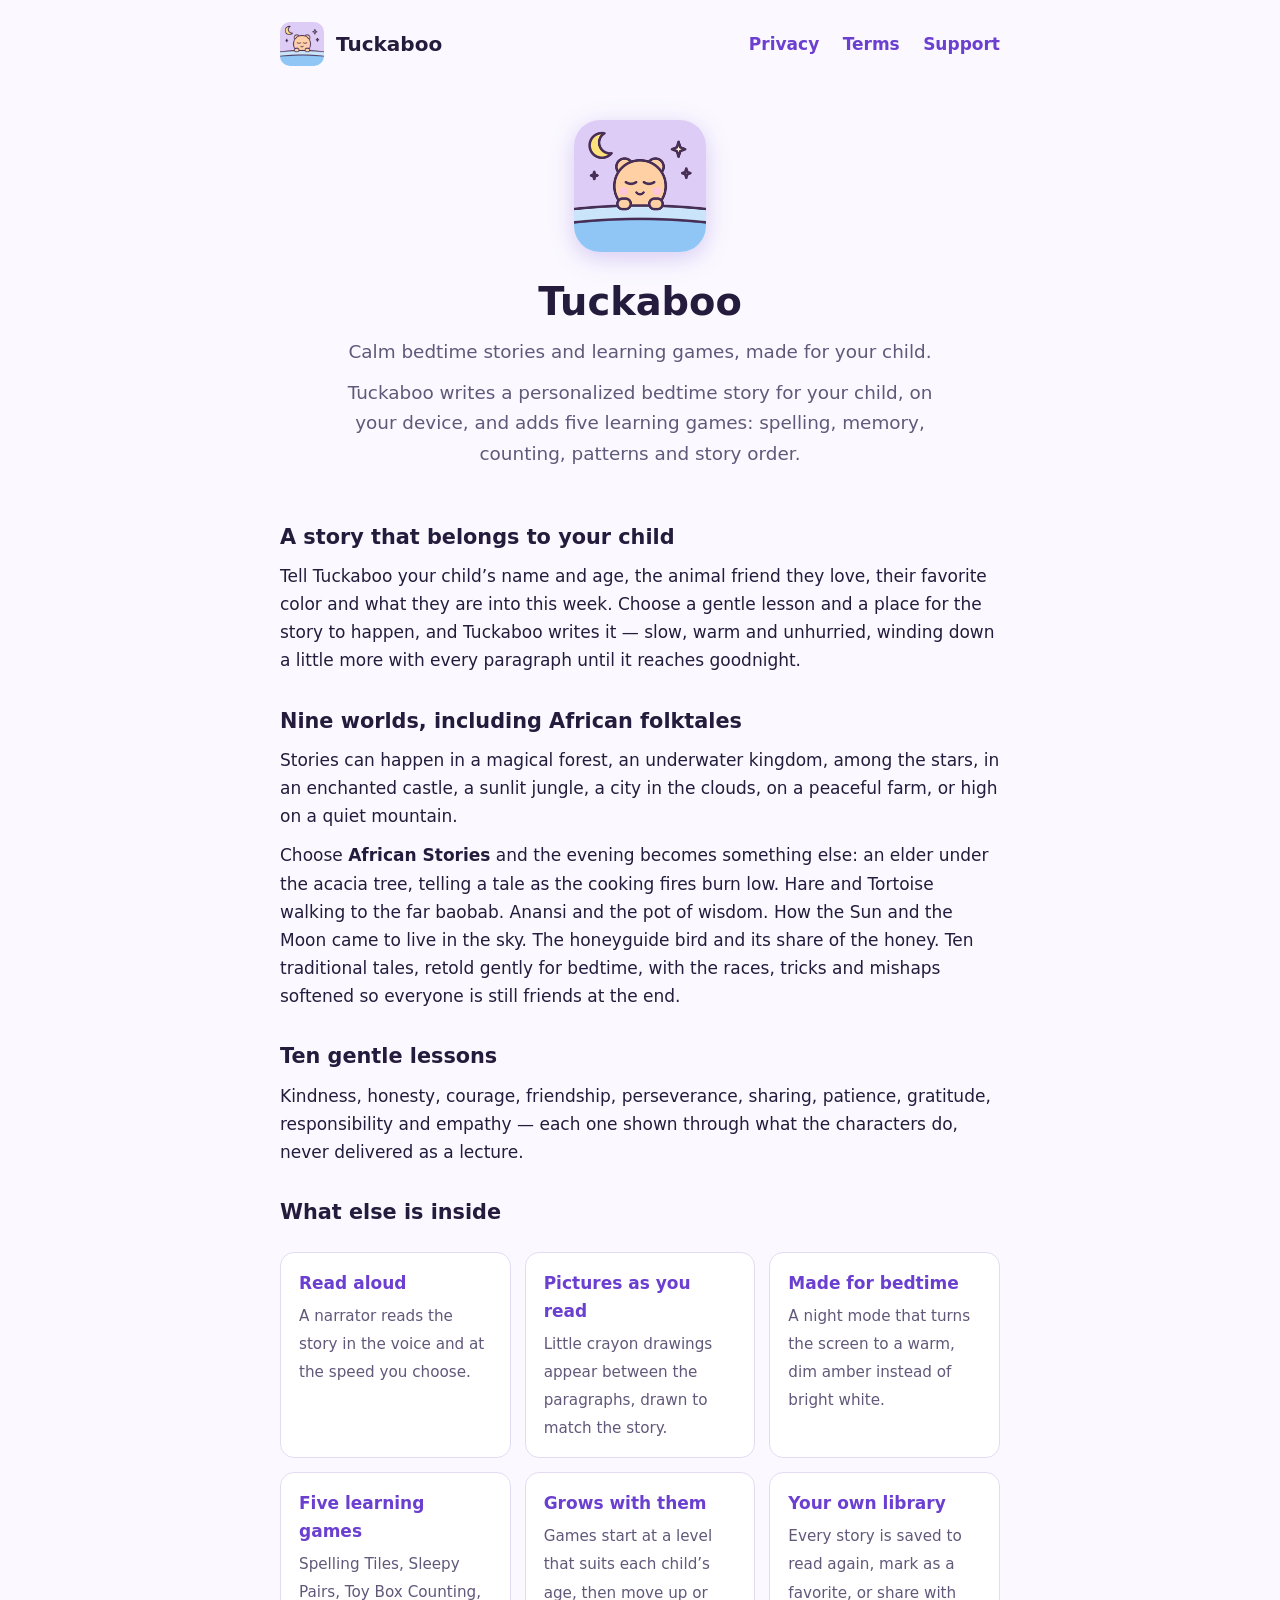
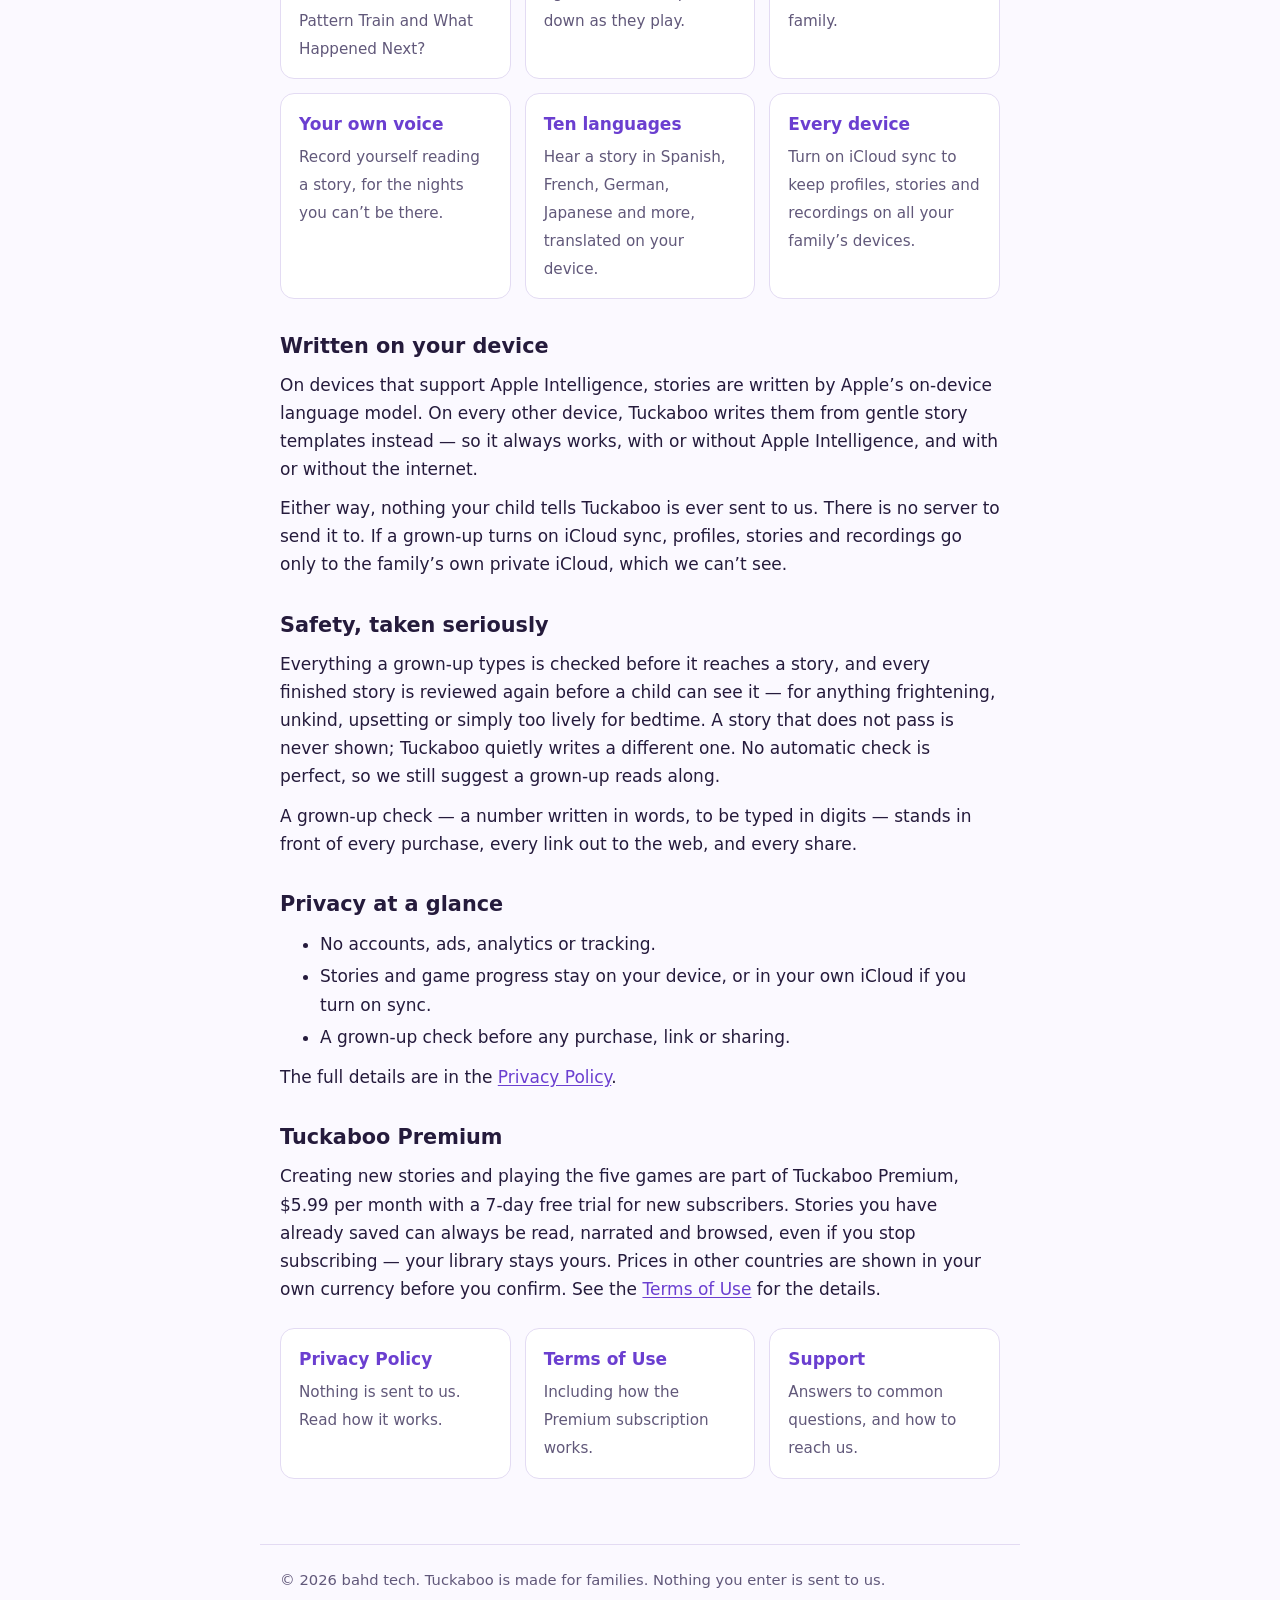
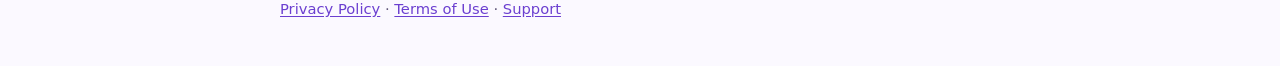
<file: docs/index.html>
<!doctype html>
<html lang="en">
<head>
<meta charset="utf-8">
<meta name="viewport" content="width=device-width, initial-scale=1">
<meta name="color-scheme" content="light dark">
<title>Tuckaboo – bedtime stories and learning games</title>
<meta name="description" content="Calm, personalized bedtime stories written on your device, plus five learning games. No ads, no accounts, nothing sent to us.">
<link rel="icon" href="./icon.png">
<link rel="stylesheet" href="./style.css">
<meta property="og:title" content="Tuckaboo – bedtime stories and learning games">
<meta property="og:description" content="Calm, personalized bedtime stories written on your device, plus five learning games.">
<meta property="og:type" content="website">
<meta property="og:image" content="./icon.png">
</head>
<body>
<header class="site-header">
  <a class="brand" href="./">
    <img src="./icon.png" alt="" width="44" height="44">
    <span>Tuckaboo</span>
  </a>
  <nav aria-label="Main">
    <a href="./privacy/">Privacy</a>
    <a href="./terms/">Terms</a>
    <a href="./support/">Support</a>
  </nav>
</header>
<main>
<section class="hero">
<img src="./icon.png" alt="Tuckaboo app icon" width="132" height="132">
<h1>Tuckaboo</h1>
<p>Calm bedtime stories and learning games, made for your child.</p>
<p>Tuckaboo writes a personalized bedtime story for your child, on your device, and adds five learning games: spelling, memory, counting, patterns and story order.</p>

</section>

<h2>A story that belongs to your child</h2>
<p>Tell Tuckaboo your child&rsquo;s name and age, the animal friend they love, their favorite color and what they are into this week. Choose a gentle lesson and a place for the story to happen, and Tuckaboo writes it &mdash; slow, warm and unhurried, winding down a little more with every paragraph until it reaches goodnight.</p>

<h2>Nine worlds, including African folktales</h2>
<p>Stories can happen in a magical forest, an underwater kingdom, among the stars, in an enchanted castle, a sunlit jungle, a city in the clouds, on a peaceful farm, or high on a quiet mountain.</p>
<p>Choose <strong>African Stories</strong> and the evening becomes something else: an elder under the acacia tree, telling a tale as the cooking fires burn low. Hare and Tortoise walking to the far baobab. Anansi and the pot of wisdom. How the Sun and the Moon came to live in the sky. The honeyguide bird and its share of the honey. Ten traditional tales, retold gently for bedtime, with the races, tricks and mishaps softened so everyone is still friends at the end.</p>

<h2>Ten gentle lessons</h2>
<p>Kindness, honesty, courage, friendship, perseverance, sharing, patience, gratitude, responsibility and empathy &mdash; each one shown through what the characters do, never delivered as a lecture.</p>

<h2>What else is inside</h2>
<div class="cards">
<div class="card"><strong>Read aloud</strong><span>A narrator reads the story in the voice and at the speed you choose.</span></div>
<div class="card"><strong>Pictures as you read</strong><span>Little crayon drawings appear between the paragraphs, drawn to match the story.</span></div>
<div class="card"><strong>Made for bedtime</strong><span>A night mode that turns the screen to a warm, dim amber instead of bright white.</span></div>
<div class="card"><strong>Five learning games</strong><span>Spelling Tiles, Sleepy Pairs, Toy Box Counting, Pattern Train and What Happened Next?</span></div>
<div class="card"><strong>Grows with them</strong><span>Games start at a level that suits each child&rsquo;s age, then move up or down as they play.</span></div>
<div class="card"><strong>Your own library</strong><span>Every story is saved to read again, mark as a favorite, or share with family.</span></div>
<div class="card"><strong>Your own voice</strong><span>Record yourself reading a story, for the nights you can&rsquo;t be there.</span></div>
<div class="card"><strong>Ten languages</strong><span>Hear a story in Spanish, French, German, Japanese and more, translated on your device.</span></div>
<div class="card"><strong>Every device</strong><span>Turn on iCloud sync to keep profiles, stories and recordings on all your family&rsquo;s devices.</span></div>
</div>

<h2>Written on your device</h2>
<p>On devices that support Apple Intelligence, stories are written by Apple&rsquo;s on-device language model. On every other device, Tuckaboo writes them from gentle story templates instead &mdash; so it always works, with or without Apple Intelligence, and with or without the internet.</p>
<p>Either way, nothing your child tells Tuckaboo is ever sent to us. There is no server to send it to. If a grown-up turns on iCloud sync, profiles, stories and recordings go only to the family&rsquo;s own private iCloud, which we can&rsquo;t see.</p>

<h2>Safety, taken seriously</h2>
<p>Everything a grown-up types is checked before it reaches a story, and every finished story is reviewed again before a child can see it &mdash; for anything frightening, unkind, upsetting or simply too lively for bedtime. A story that does not pass is never shown; Tuckaboo quietly writes a different one. No automatic check is perfect, so we still suggest a grown-up reads along.</p>
<p>A grown-up check &mdash; a number written in words, to be typed in digits &mdash; stands in front of every purchase, every link out to the web, and every share.</p>

<h2>Privacy at a glance</h2>
<ul>
<li>No accounts, ads, analytics or tracking.</li>
<li>Stories and game progress stay on your device, or in your own iCloud if you turn on sync.</li>
<li>A grown-up check before any purchase, link or sharing.</li>
</ul>
<p>The full details are in the <a href="./privacy/">Privacy Policy</a>.</p>

<h2>Tuckaboo Premium</h2>
<p>Creating new stories and playing the five games are part of Tuckaboo Premium, $5.99 per month with a 7-day free trial for new subscribers. Stories you have already saved can always be read, narrated and browsed, even if you stop subscribing &mdash; your library stays yours. Prices in other countries are shown in your own currency before you confirm. See the <a href="./terms/">Terms of Use</a> for the details.</p>

<div class="cards">
<a class="card" href="./privacy/"><strong>Privacy Policy</strong><span>Nothing is sent to us. Read how it works.</span></a>
<a class="card" href="./terms/"><strong>Terms of Use</strong><span>Including how the Premium subscription works.</span></a>
<a class="card" href="./support/"><strong>Support</strong><span>Answers to common questions, and how to reach us.</span></a>
</div>


</main>
<footer class="site-footer">
  <p>&copy; 2026 bahd tech. Tuckaboo is made for families. Nothing you enter is sent to us.</p>
  <p><a href="./privacy/">Privacy Policy</a> &middot; <a href="./terms/">Terms of Use</a> &middot; <a href="./support/">Support</a></p>
</footer>
</body>
</html>
</file>
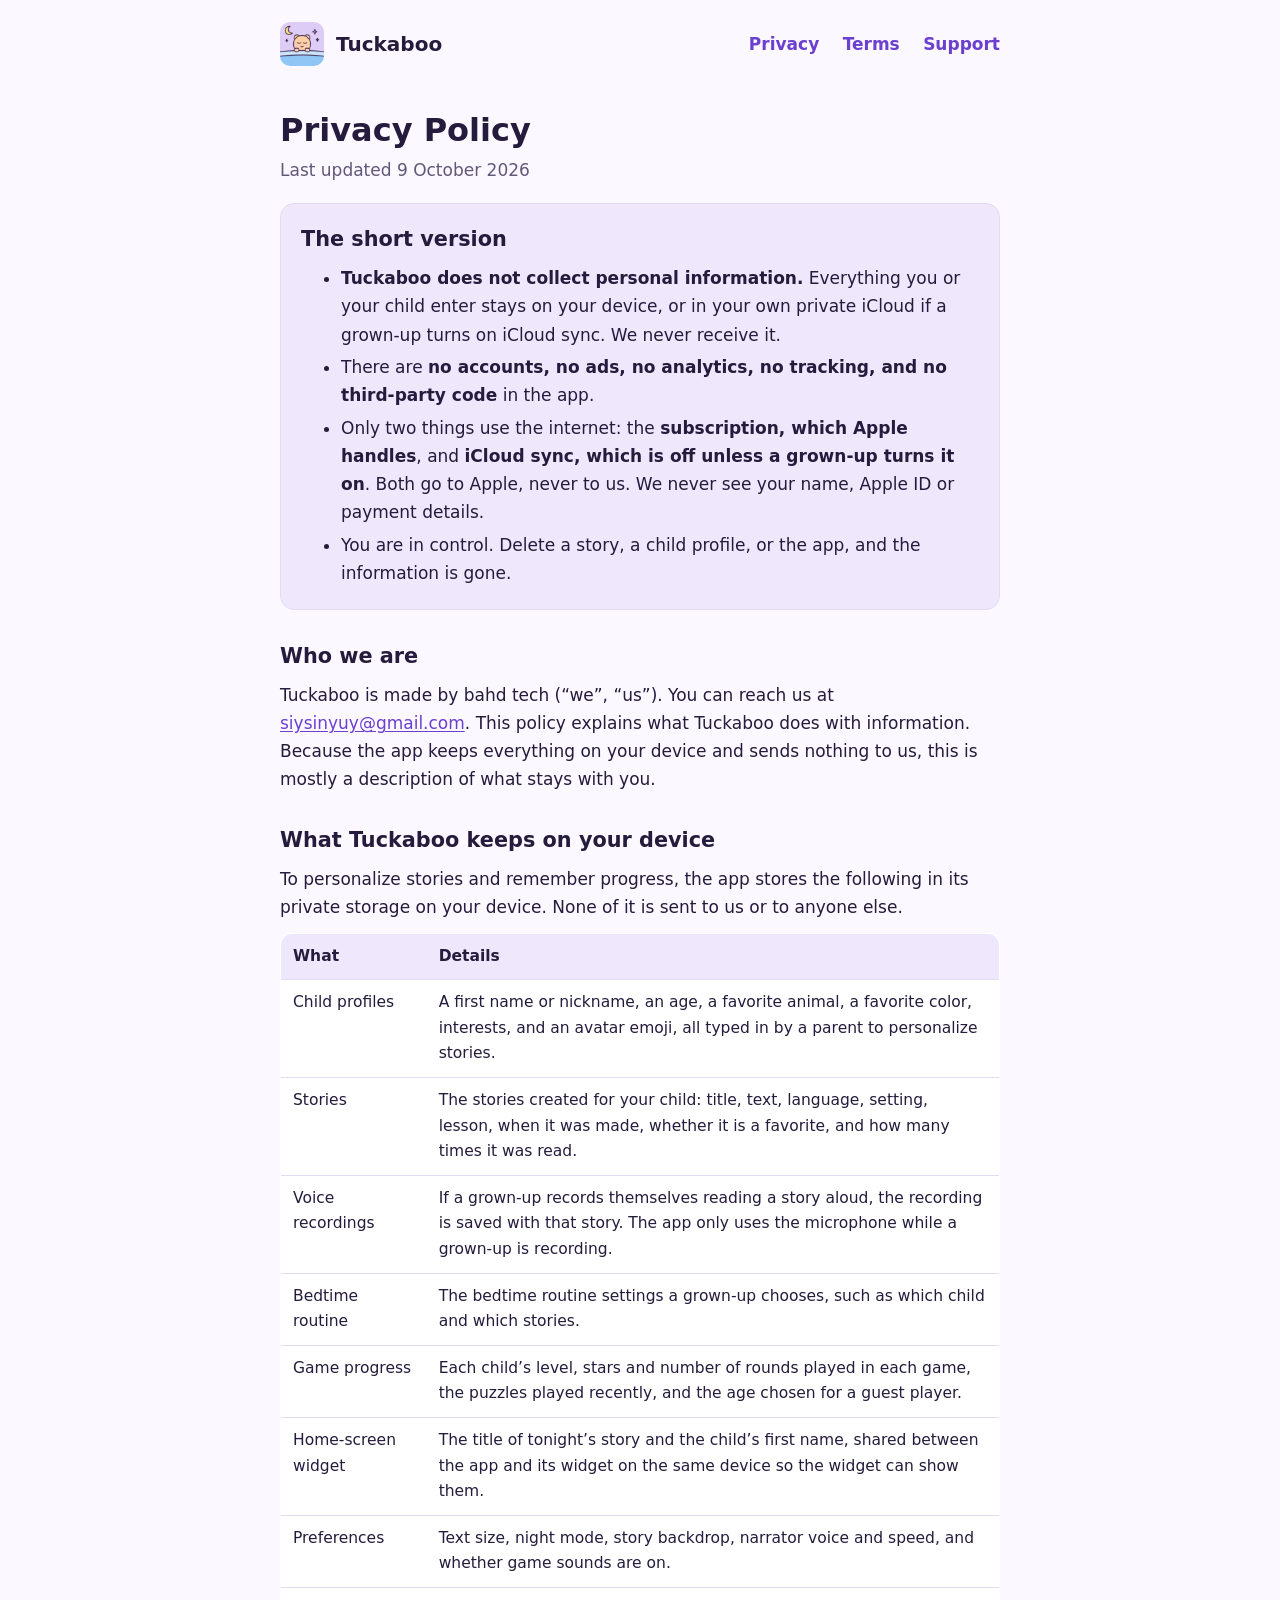
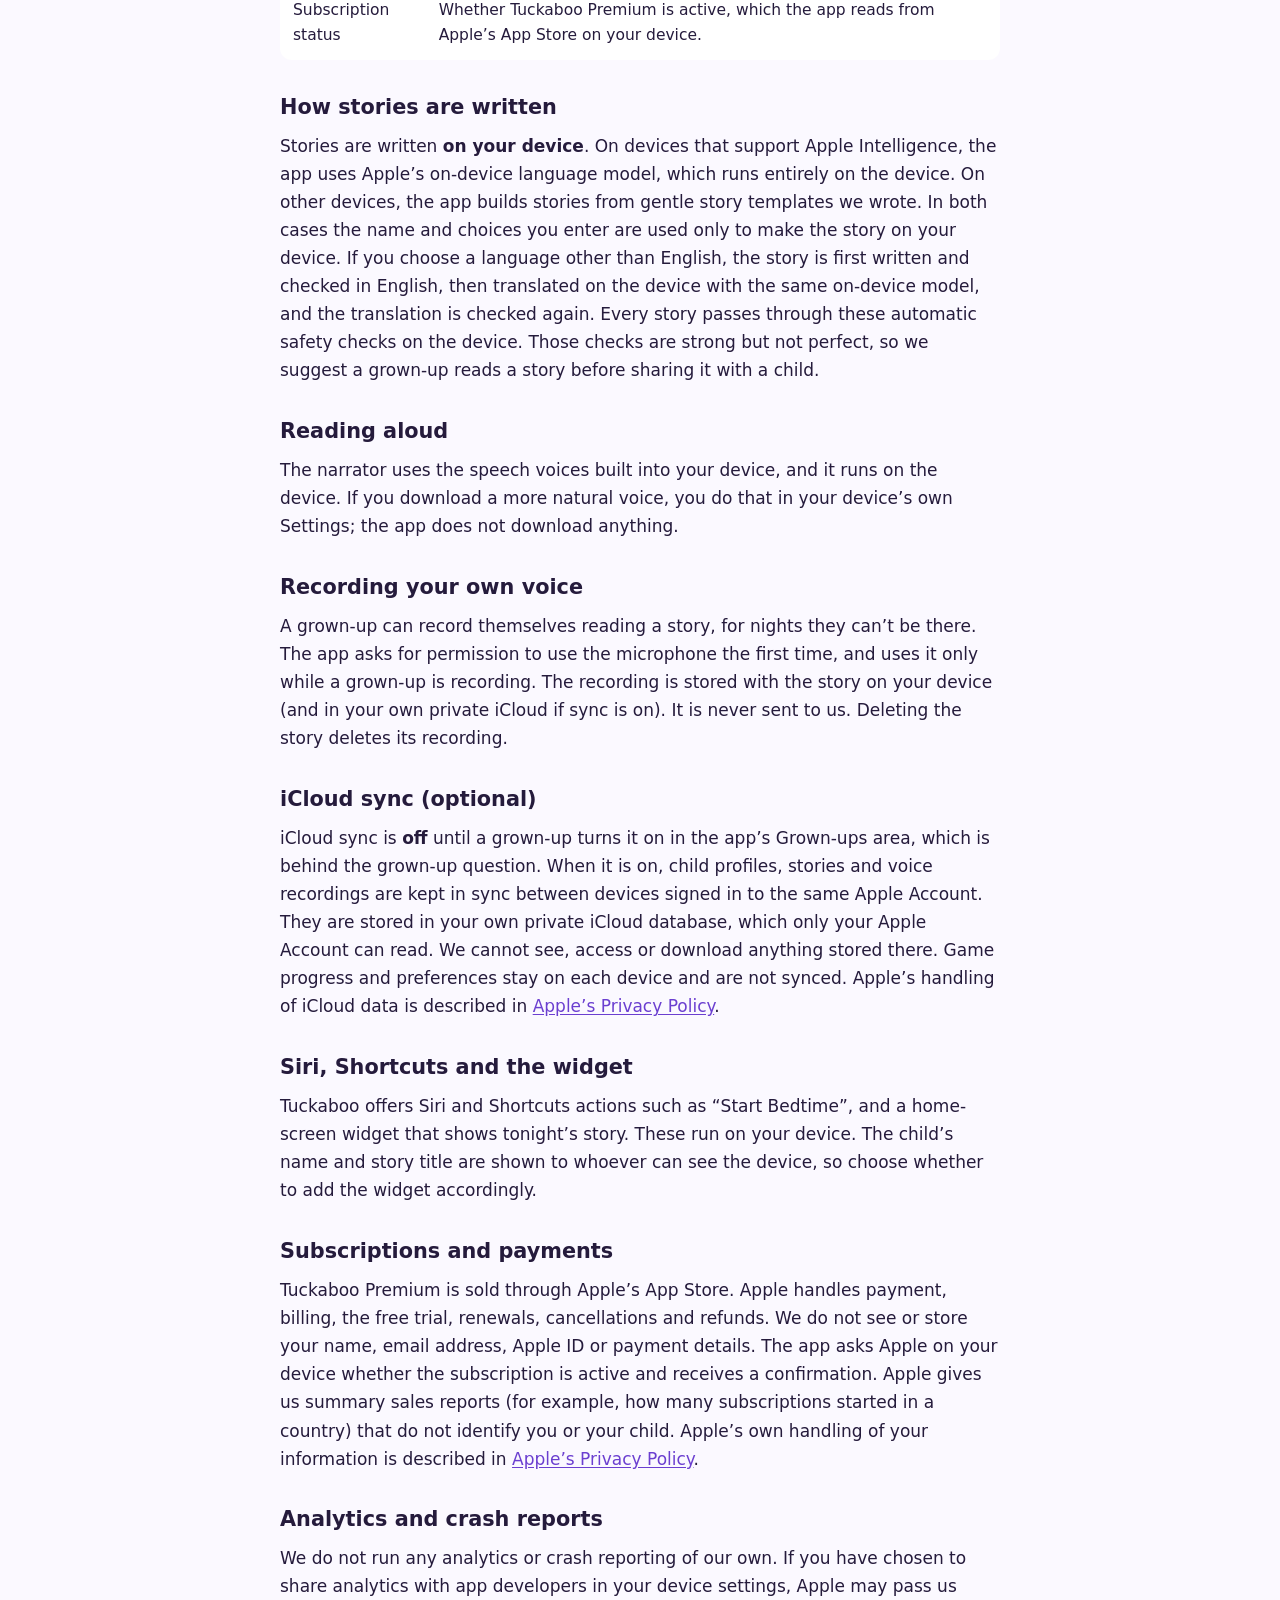
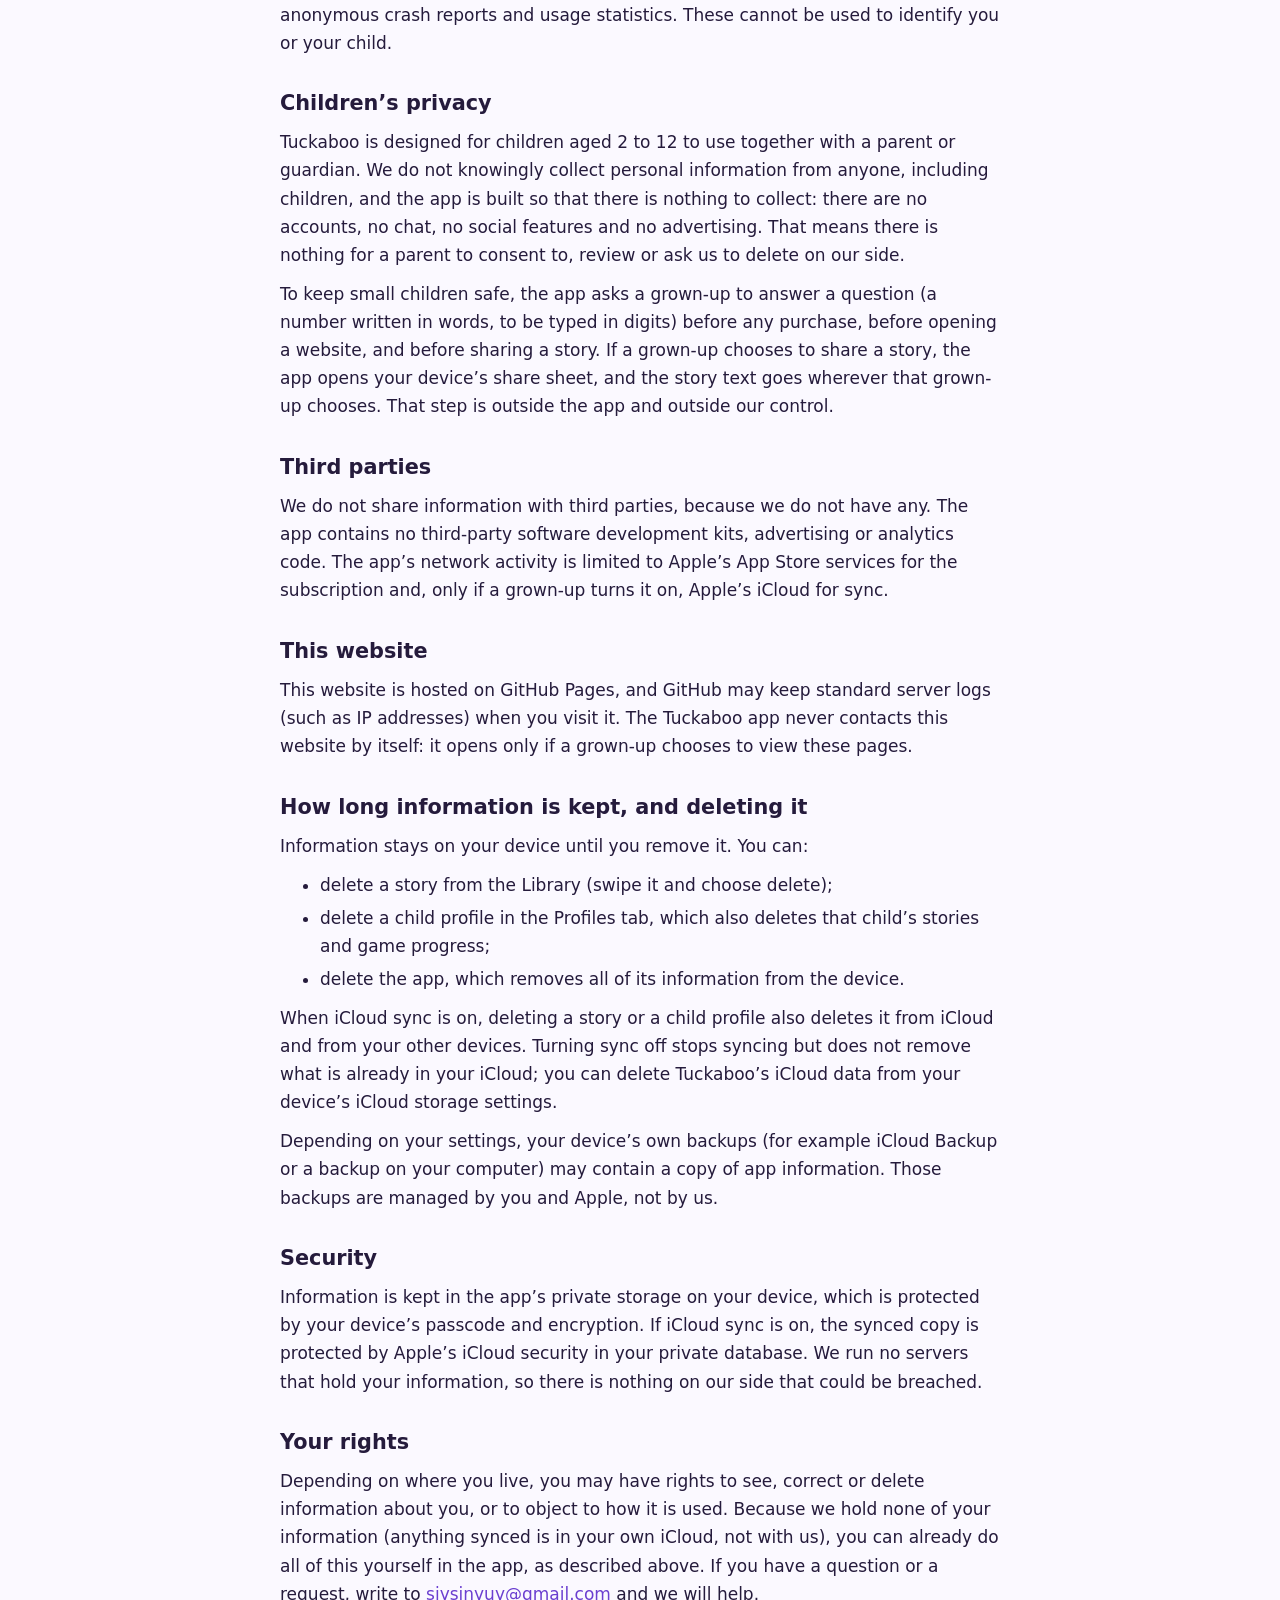
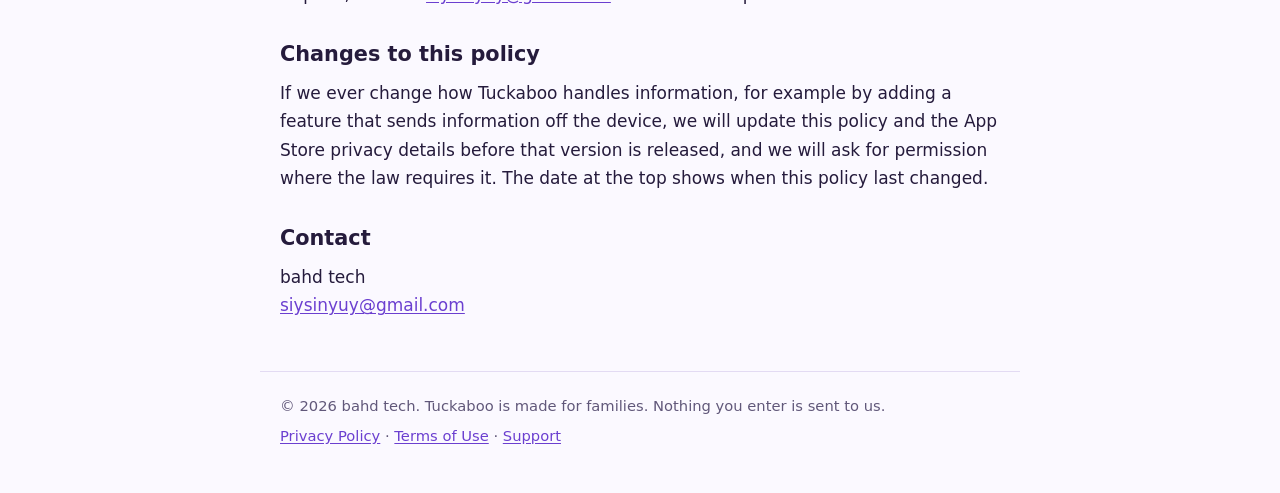
<file: docs/privacy/index.html>
<!doctype html>
<html lang="en">
<head>
<meta charset="utf-8">
<meta name="viewport" content="width=device-width, initial-scale=1">
<meta name="color-scheme" content="light dark">
<title>Privacy Policy – Tuckaboo</title>
<meta name="description" content="How Tuckaboo handles information: nothing is sent to us.">
<link rel="icon" href="../icon.png">
<link rel="stylesheet" href="../style.css">
</head>
<body>
<header class="site-header">
  <a class="brand" href="../">
    <img src="../icon.png" alt="" width="44" height="44">
    <span>Tuckaboo</span>
  </a>
  <nav aria-label="Main">
    <a href="../privacy/">Privacy</a>
    <a href="../terms/">Terms</a>
    <a href="../support/">Support</a>
  </nav>
</header>
<main>
<h1>Privacy Policy</h1>
<p class="updated">Last updated 9 October 2026</p>

<div class="summary">
<h2>The short version</h2>
<ul>
<li><strong>Tuckaboo does not collect personal information.</strong> Everything you or your child enter stays on your device, or in your own private iCloud if a grown-up turns on iCloud sync. We never receive it.</li>
<li>There are <strong>no accounts, no ads, no analytics, no tracking, and no third-party code</strong> in the app.</li>
<li>Only two things use the internet: the <strong>subscription, which Apple handles</strong>, and <strong>iCloud sync, which is off unless a grown-up turns it on</strong>. Both go to Apple, never to us. We never see your name, Apple ID or payment details.</li>
<li>You are in control. Delete a story, a child profile, or the app, and the information is gone.</li>
</ul>
</div>

<h2>Who we are</h2>
<p>Tuckaboo is made by bahd tech (&ldquo;we&rdquo;, &ldquo;us&rdquo;). You can reach us at <a href="mailto:siysinyuy@gmail.com">siysinyuy@gmail.com</a>. This policy explains what Tuckaboo does with information. Because the app keeps everything on your device and sends nothing to us, this is mostly a description of what stays with you.</p>

<h2>What Tuckaboo keeps on your device</h2>
<p>To personalize stories and remember progress, the app stores the following in its private storage on your device. None of it is sent to us or to anyone else.</p>
<table>
<thead><tr><th>What</th><th>Details</th></tr></thead>
<tbody>
<tr><td>Child profiles</td><td>A first name or nickname, an age, a favorite animal, a favorite color, interests, and an avatar emoji, all typed in by a parent to personalize stories.</td></tr>
<tr><td>Stories</td><td>The stories created for your child: title, text, language, setting, lesson, when it was made, whether it is a favorite, and how many times it was read.</td></tr>
<tr><td>Voice recordings</td><td>If a grown-up records themselves reading a story aloud, the recording is saved with that story. The app only uses the microphone while a grown-up is recording.</td></tr>
<tr><td>Bedtime routine</td><td>The bedtime routine settings a grown-up chooses, such as which child and which stories.</td></tr>
<tr><td>Game progress</td><td>Each child&rsquo;s level, stars and number of rounds played in each game, the puzzles played recently, and the age chosen for a guest player.</td></tr>
<tr><td>Home-screen widget</td><td>The title of tonight&rsquo;s story and the child&rsquo;s first name, shared between the app and its widget on the same device so the widget can show them.</td></tr>
<tr><td>Preferences</td><td>Text size, night mode, story backdrop, narrator voice and speed, and whether game sounds are on.</td></tr>
<tr><td>Subscription status</td><td>Whether Tuckaboo Premium is active, which the app reads from Apple&rsquo;s App Store on your device.</td></tr>
</tbody>
</table>

<h2>How stories are written</h2>
<p>Stories are written <strong>on your device</strong>. On devices that support Apple Intelligence, the app uses Apple&rsquo;s on-device language model, which runs entirely on the device. On other devices, the app builds stories from gentle story templates we wrote. In both cases the name and choices you enter are used only to make the story on your device. If you choose a language other than English, the story is first written and checked in English, then translated on the device with the same on-device model, and the translation is checked again. Every story passes through these automatic safety checks on the device. Those checks are strong but not perfect, so we suggest a grown-up reads a story before sharing it with a child.</p>

<h2>Reading aloud</h2>
<p>The narrator uses the speech voices built into your device, and it runs on the device. If you download a more natural voice, you do that in your device&rsquo;s own Settings; the app does not download anything.</p>

<h2>Recording your own voice</h2>
<p>A grown-up can record themselves reading a story, for nights they can&rsquo;t be there. The app asks for permission to use the microphone the first time, and uses it only while a grown-up is recording. The recording is stored with the story on your device (and in your own private iCloud if sync is on). It is never sent to us. Deleting the story deletes its recording.</p>

<h2>iCloud sync (optional)</h2>
<p>iCloud sync is <strong>off</strong> until a grown-up turns it on in the app&rsquo;s Grown-ups area, which is behind the grown-up question. When it is on, child profiles, stories and voice recordings are kept in sync between devices signed in to the same Apple Account. They are stored in your own private iCloud database, which only your Apple Account can read. We cannot see, access or download anything stored there. Game progress and preferences stay on each device and are not synced. Apple&rsquo;s handling of iCloud data is described in <a href="https://www.apple.com/legal/privacy/">Apple&rsquo;s Privacy Policy</a>.</p>

<h2>Siri, Shortcuts and the widget</h2>
<p>Tuckaboo offers Siri and Shortcuts actions such as &ldquo;Start Bedtime&rdquo;, and a home-screen widget that shows tonight&rsquo;s story. These run on your device. The child&rsquo;s name and story title are shown to whoever can see the device, so choose whether to add the widget accordingly.</p>

<h2>Subscriptions and payments</h2>
<p>Tuckaboo Premium is sold through Apple&rsquo;s App Store. Apple handles payment, billing, the free trial, renewals, cancellations and refunds. We do not see or store your name, email address, Apple ID or payment details. The app asks Apple on your device whether the subscription is active and receives a confirmation. Apple gives us summary sales reports (for example, how many subscriptions started in a country) that do not identify you or your child. Apple&rsquo;s own handling of your information is described in <a href="https://www.apple.com/legal/privacy/">Apple&rsquo;s Privacy Policy</a>.</p>

<h2>Analytics and crash reports</h2>
<p>We do not run any analytics or crash reporting of our own. If you have chosen to share analytics with app developers in your device settings, Apple may pass us anonymous crash reports and usage statistics. These cannot be used to identify you or your child.</p>

<h2>Children&rsquo;s privacy</h2>
<p>Tuckaboo is designed for children aged 2 to 12 to use together with a parent or guardian. We do not knowingly collect personal information from anyone, including children, and the app is built so that there is nothing to collect: there are no accounts, no chat, no social features and no advertising. That means there is nothing for a parent to consent to, review or ask us to delete on our side.</p>
<p>To keep small children safe, the app asks a grown-up to answer a question (a number written in words, to be typed in digits) before any purchase, before opening a website, and before sharing a story. If a grown-up chooses to share a story, the app opens your device&rsquo;s share sheet, and the story text goes wherever that grown-up chooses. That step is outside the app and outside our control.</p>

<h2>Third parties</h2>
<p>We do not share information with third parties, because we do not have any. The app contains no third-party software development kits, advertising or analytics code. The app&rsquo;s network activity is limited to Apple&rsquo;s App Store services for the subscription and, only if a grown-up turns it on, Apple&rsquo;s iCloud for sync.</p>

<h2>This website</h2>
<p>This website is hosted on GitHub Pages, and GitHub may keep standard server logs (such as IP addresses) when you visit it. The Tuckaboo app never contacts this website by itself: it opens only if a grown-up chooses to view these pages.</p>

<h2>How long information is kept, and deleting it</h2>
<p>Information stays on your device until you remove it. You can:</p>
<ul>
<li>delete a story from the Library (swipe it and choose delete);</li>
<li>delete a child profile in the Profiles tab, which also deletes that child&rsquo;s stories and game progress;</li>
<li>delete the app, which removes all of its information from the device.</li>
</ul>
<p>When iCloud sync is on, deleting a story or a child profile also deletes it from iCloud and from your other devices. Turning sync off stops syncing but does not remove what is already in your iCloud; you can delete Tuckaboo&rsquo;s iCloud data from your device&rsquo;s iCloud storage settings.</p>
<p>Depending on your settings, your device&rsquo;s own backups (for example iCloud Backup or a backup on your computer) may contain a copy of app information. Those backups are managed by you and Apple, not by us.</p>

<h2>Security</h2>
<p>Information is kept in the app&rsquo;s private storage on your device, which is protected by your device&rsquo;s passcode and encryption. If iCloud sync is on, the synced copy is protected by Apple&rsquo;s iCloud security in your private database. We run no servers that hold your information, so there is nothing on our side that could be breached.</p>

<h2>Your rights</h2>
<p>Depending on where you live, you may have rights to see, correct or delete information about you, or to object to how it is used. Because we hold none of your information (anything synced is in your own iCloud, not with us), you can already do all of this yourself in the app, as described above. If you have a question or a request, write to <a href="mailto:siysinyuy@gmail.com">siysinyuy@gmail.com</a> and we will help.</p>

<h2>Changes to this policy</h2>
<p>If we ever change how Tuckaboo handles information, for example by adding a feature that sends information off the device, we will update this policy and the App Store privacy details before that version is released, and we will ask for permission where the law requires it. The date at the top shows when this policy last changed.</p>

<h2>Contact</h2>
<p>bahd tech<br><a href="mailto:siysinyuy@gmail.com">siysinyuy@gmail.com</a></p>

</main>
<footer class="site-footer">
  <p>&copy; 2026 bahd tech. Tuckaboo is made for families. Nothing you enter is sent to us.</p>
  <p><a href="../privacy/">Privacy Policy</a> &middot; <a href="../terms/">Terms of Use</a> &middot; <a href="../support/">Support</a></p>
</footer>
</body>
</html>
</file>
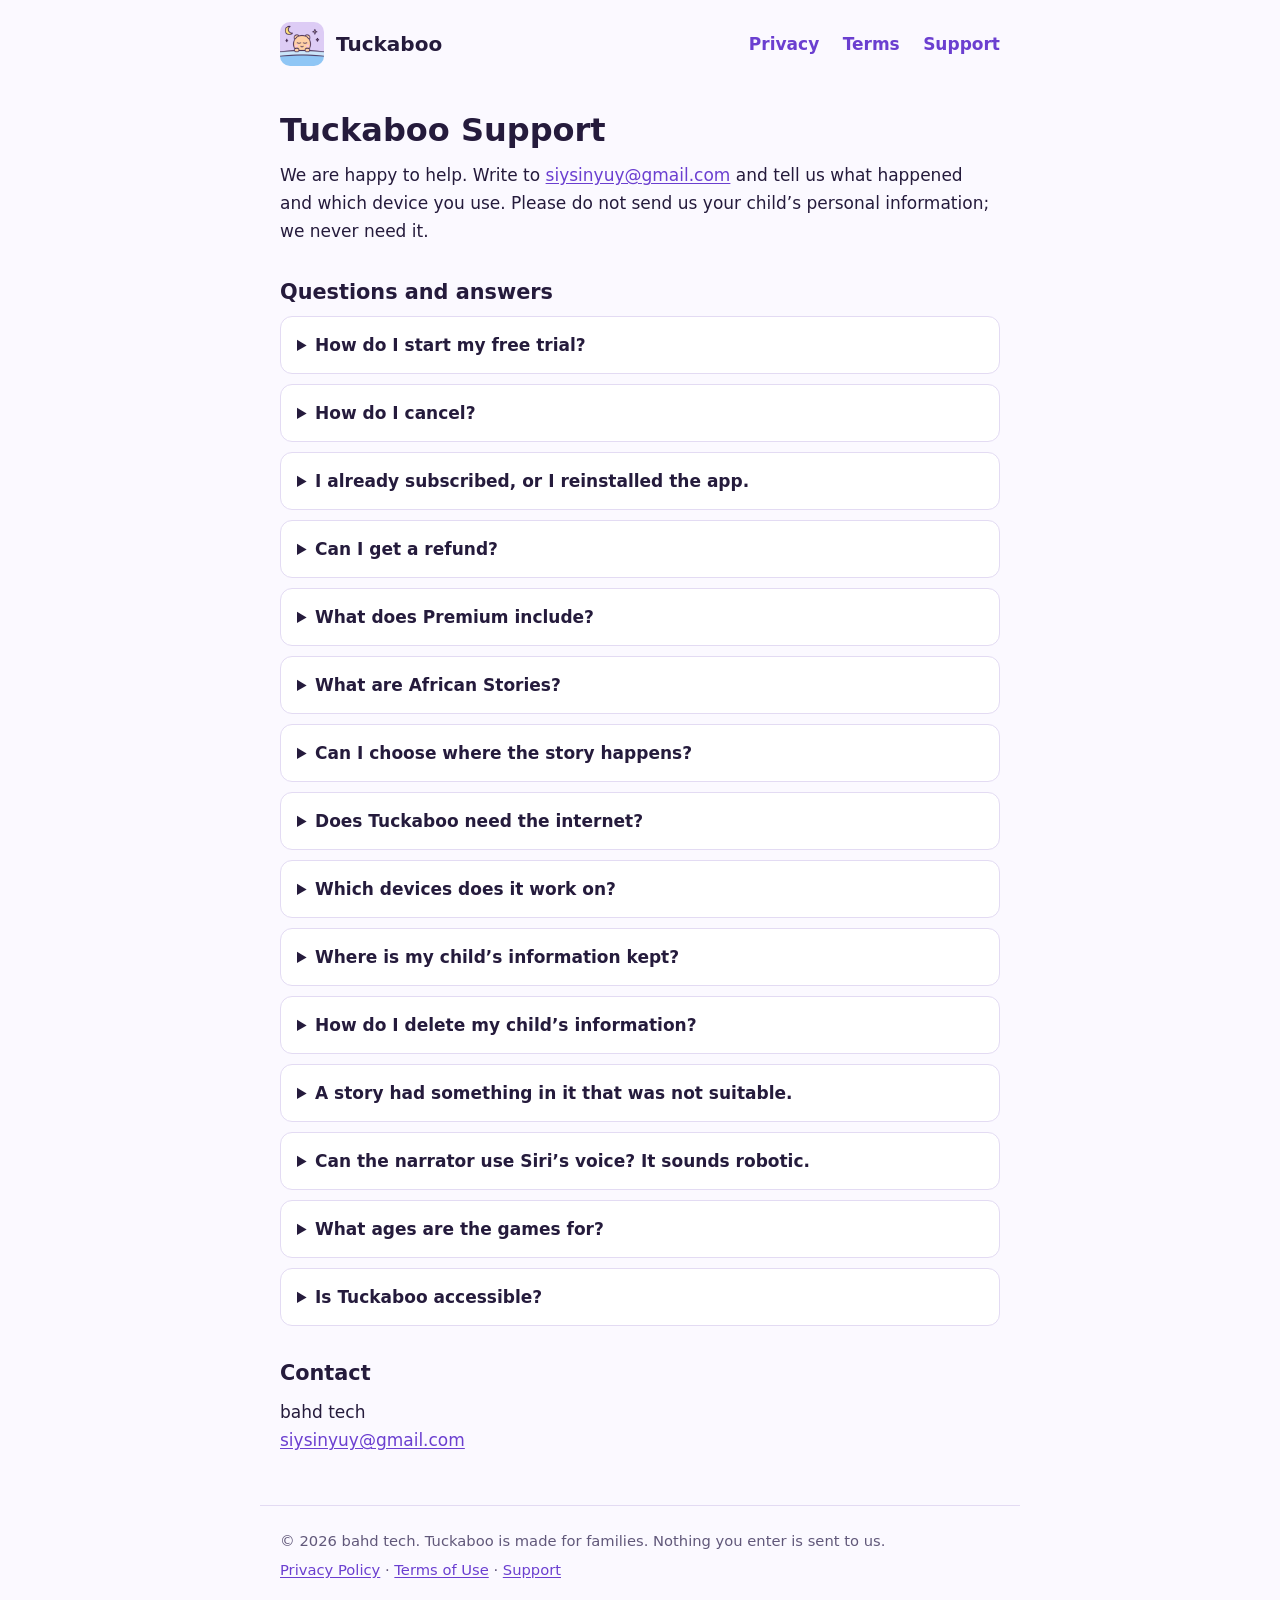
<file: docs/support/index.html>
<!doctype html>
<html lang="en">
<head>
<meta charset="utf-8">
<meta name="viewport" content="width=device-width, initial-scale=1">
<meta name="color-scheme" content="light dark">
<title>Support – Tuckaboo</title>
<meta name="description" content="Answers to common questions about Tuckaboo, and how to contact us.">
<link rel="icon" href="../icon.png">
<link rel="stylesheet" href="../style.css">
</head>
<body>
<header class="site-header">
  <a class="brand" href="../">
    <img src="../icon.png" alt="" width="44" height="44">
    <span>Tuckaboo</span>
  </a>
  <nav aria-label="Main">
    <a href="../privacy/">Privacy</a>
    <a href="../terms/">Terms</a>
    <a href="../support/">Support</a>
  </nav>
</header>
<main>
<h1>Tuckaboo Support</h1>
<p>We are happy to help. Write to <a href="mailto:siysinyuy@gmail.com">siysinyuy@gmail.com</a> and tell us what happened and which device you use. Please do not send us your child&rsquo;s personal information; we never need it.</p>

<h2>Questions and answers</h2>

<details>
<summary>How do I start my free trial?</summary>
<p>Open any game, or tap Generate Story, and choose <strong>Start 7-Day Free Trial</strong>. A grown-up answers a short question (a number written in words, typed in digits), then Apple asks you to confirm. New subscribers get 7-day free, then $5.99 per month in US dollars. Prices in other countries appear in the App Store before you confirm.</p>
</details>

<details>
<summary>How do I cancel?</summary>
<p>Cancel at any time in your Apple ID subscription settings: on iPhone, iPad and Apple Vision Pro open <strong>Settings</strong>, tap your name, then <strong>Subscriptions</strong>; on a Mac open the <strong>App Store</strong> and choose your account. To avoid being charged when the free trial ends, cancel at least 24 hours before it ends. You can also tap <strong>Manage</strong> on the Premium screen inside the app.</p>
</details>

<details>
<summary>I already subscribed, or I reinstalled the app.</summary>
<p>Open the Premium screen and tap <strong>Restore Purchases</strong>. Use the same Apple ID that you subscribed with.</p>
</details>

<details>
<summary>Can I get a refund?</summary>
<p>Apple handles all payments and refunds, so we cannot refund you ourselves. You can ask Apple at <a href="https://reportaproblem.apple.com/">reportaproblem.apple.com</a>.</p>
</details>

<details>
<summary>What does Premium include?</summary>
<p>Creating new stories, and the five learning games: Spelling Tiles, Sleepy Pairs, Toy Box Counting, Pattern Train and What Happened Next? Stories you have already saved can always be read, narrated and browsed, even without a subscription.</p>
</details>

<details>
<summary>What are African Stories?</summary>
<p>It is one of the nine places a story can happen, and it works a little differently from the others. Choose it and Tuckaboo retells a traditional African folktale, framed as an elder telling it under the acacia tree while your child and their animal friend listen. The lesson you pick chooses the tale: perseverance brings Hare and Tortoise, sharing brings Anansi and the pot of wisdom, friendship brings why the Sun and the Moon live in the sky, and so on through all ten lessons. They are retold gently for bedtime, so the races, tricks and mishaps of the older versions are softened and everyone is still friends at the end.</p>
</details>

<details>
<summary>Can I choose where the story happens?</summary>
<p>Yes. On the story screen, pick from a magical forest, an underwater kingdom, a space adventure, an enchanted castle, a jungle, a city in the clouds, a peaceful farm, a mountain peak, or African Stories. Each one has its own scenery, its own sounds and its own drawings.</p>
</details>

<details>
<summary>Does Tuckaboo need the internet?</summary>
<p>No. Stories are written on your device and games work offline. The internet is used only for the subscription (to show the price and check that Premium is active) and, if you turn it on, for iCloud sync between your devices.</p>
</details>

<details>
<summary>Which devices does it work on?</summary>
<p>iPhone, iPad, Mac and Apple Vision Pro running the latest system software (version 27). Stories written by Apple Intelligence need a device that supports it. On other devices Tuckaboo writes stories from its own gentle templates, so it still works.</p>
</details>

<details>
<summary>Where is my child&rsquo;s information kept?</summary>
<p>Only on your device. It is never sent to us. Read the <a href="../privacy/">Privacy Policy</a> for details.</p>
</details>

<details>
<summary>How do I delete my child&rsquo;s information?</summary>
<p>Swipe a story in the Library and choose delete. Delete a child in the Profiles tab to remove their stories and game progress. Deleting the app removes everything from the device.</p>
</details>

<details>
<summary>A story had something in it that was not suitable.</summary>
<p>We are sorry. Every story goes through automatic safety checks, but no check is perfect. Please delete the story and email us what was wrong (copying the sentence helps) so we can improve the checks.</p>
</details>

<details>
<summary>Can the narrator use Siri&rsquo;s voice? It sounds robotic.</summary>
<p>Apple does not let apps use Siri&rsquo;s own voice. You can get close: open <strong>Narrator Voice</strong> (in the story menu, or at the bottom of the Games tab) and choose a voice, then download an <strong>Enhanced</strong> or <strong>Premium</strong> voice in your device&rsquo;s Settings under Accessibility, Spoken Content, Voices. It will appear in the list, and Automatic picks the most natural voice installed.</p>
</details>

<details>
<summary>What ages are the games for?</summary>
<p>Ages 2 to 12. Each child starts at a level that suits their age, and the games move up or down as they play, so they are challenged but not stuck.</p>
</details>

<details>
<summary>Is Tuckaboo accessible?</summary>
<p>Tuckaboo works with VoiceOver, Dynamic Type and Reduce Motion, and the games can be played by tapping as well as dragging. If something does not work well for you, please tell us.</p>
</details>

<h2>Contact</h2>
<p>bahd tech<br><a href="mailto:siysinyuy@gmail.com">siysinyuy@gmail.com</a></p>

</main>
<footer class="site-footer">
  <p>&copy; 2026 bahd tech. Tuckaboo is made for families. Nothing you enter is sent to us.</p>
  <p><a href="../privacy/">Privacy Policy</a> &middot; <a href="../terms/">Terms of Use</a> &middot; <a href="../support/">Support</a></p>
</footer>
</body>
</html>
</file>
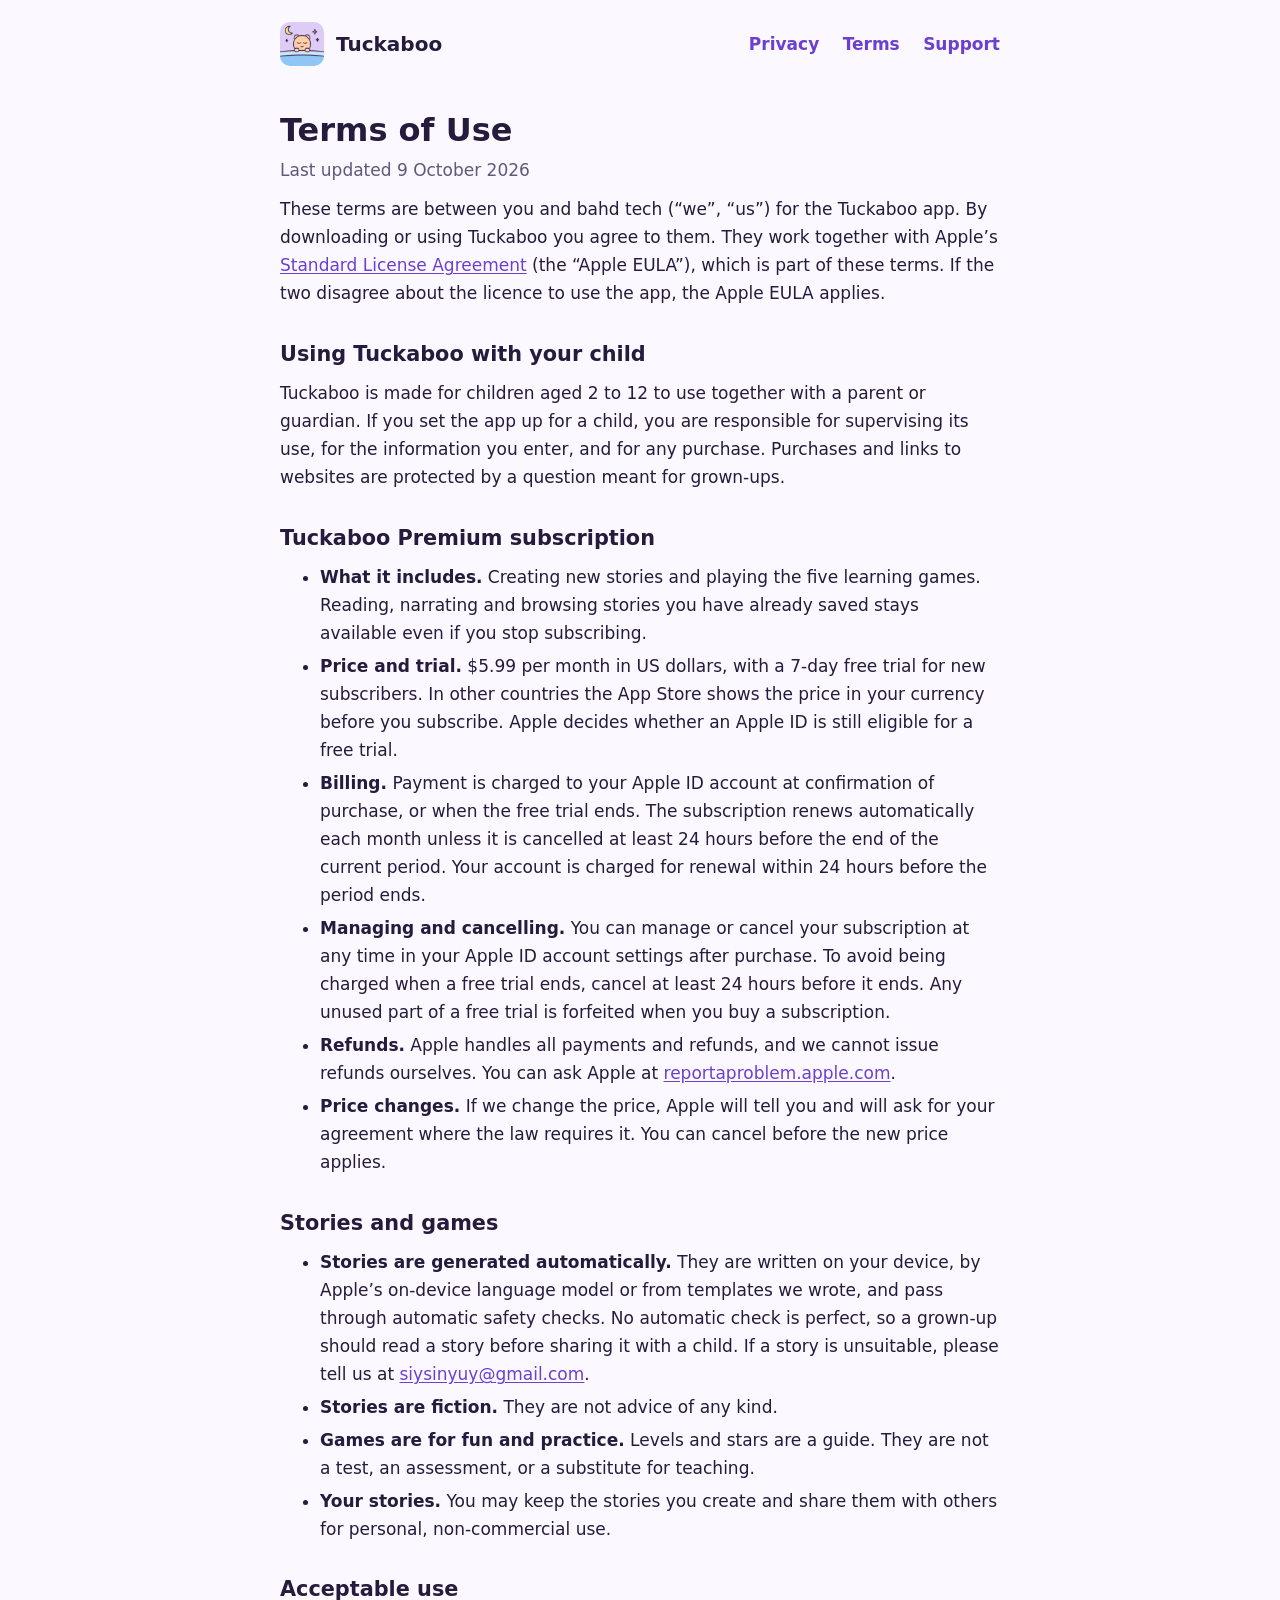
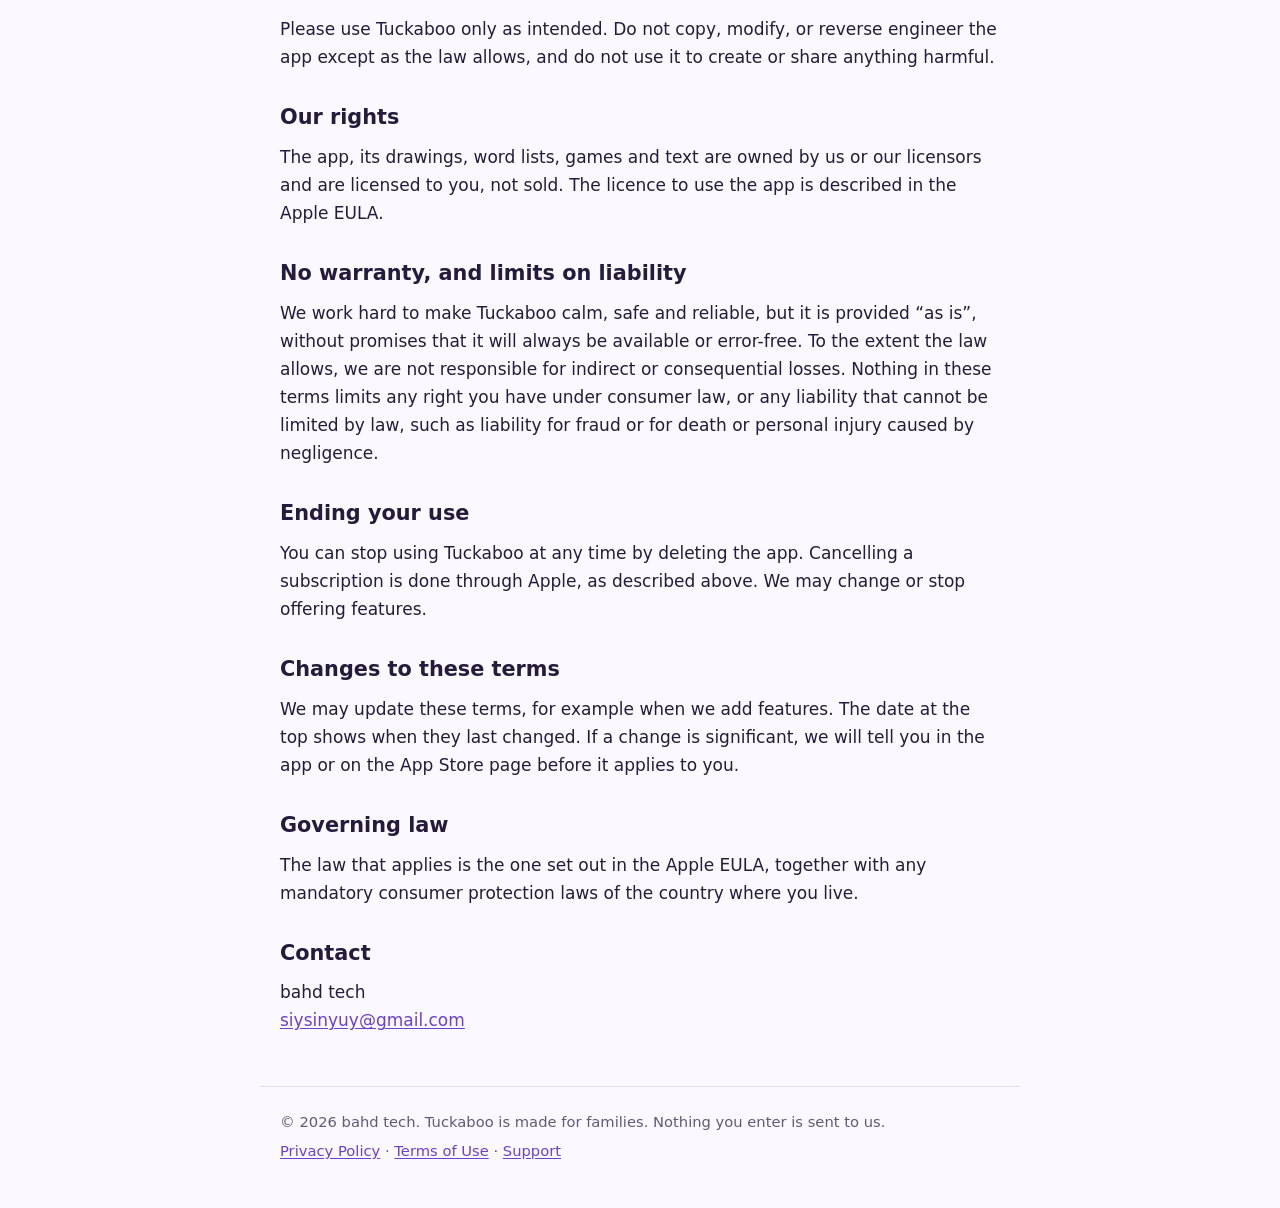
<file: docs/terms/index.html>
<!doctype html>
<html lang="en">
<head>
<meta charset="utf-8">
<meta name="viewport" content="width=device-width, initial-scale=1">
<meta name="color-scheme" content="light dark">
<title>Terms of Use – Tuckaboo</title>
<meta name="description" content="The terms for using Tuckaboo, including how the Premium subscription works.">
<link rel="icon" href="../icon.png">
<link rel="stylesheet" href="../style.css">
</head>
<body>
<header class="site-header">
  <a class="brand" href="../">
    <img src="../icon.png" alt="" width="44" height="44">
    <span>Tuckaboo</span>
  </a>
  <nav aria-label="Main">
    <a href="../privacy/">Privacy</a>
    <a href="../terms/">Terms</a>
    <a href="../support/">Support</a>
  </nav>
</header>
<main>
<h1>Terms of Use</h1>
<p class="updated">Last updated 9 October 2026</p>

<p>These terms are between you and bahd tech (&ldquo;we&rdquo;, &ldquo;us&rdquo;) for the Tuckaboo app. By downloading or using Tuckaboo you agree to them. They work together with Apple&rsquo;s <a href="https://www.apple.com/legal/internet-services/itunes/dev/stdeula/">Standard License Agreement</a> (the &ldquo;Apple EULA&rdquo;), which is part of these terms. If the two disagree about the licence to use the app, the Apple EULA applies.</p>

<h2>Using Tuckaboo with your child</h2>
<p>Tuckaboo is made for children aged 2 to 12 to use together with a parent or guardian. If you set the app up for a child, you are responsible for supervising its use, for the information you enter, and for any purchase. Purchases and links to websites are protected by a question meant for grown-ups.</p>

<h2>Tuckaboo Premium subscription</h2>
<ul>
<li><strong>What it includes.</strong> Creating new stories and playing the five learning games. Reading, narrating and browsing stories you have already saved stays available even if you stop subscribing.</li>
<li><strong>Price and trial.</strong> $5.99 per month in US dollars, with a 7-day free trial for new subscribers. In other countries the App Store shows the price in your currency before you subscribe. Apple decides whether an Apple ID is still eligible for a free trial.</li>
<li><strong>Billing.</strong> Payment is charged to your Apple ID account at confirmation of purchase, or when the free trial ends. The subscription renews automatically each month unless it is cancelled at least 24 hours before the end of the current period. Your account is charged for renewal within 24 hours before the period ends.</li>
<li><strong>Managing and cancelling.</strong> You can manage or cancel your subscription at any time in your Apple ID account settings after purchase. To avoid being charged when a free trial ends, cancel at least 24 hours before it ends. Any unused part of a free trial is forfeited when you buy a subscription.</li>
<li><strong>Refunds.</strong> Apple handles all payments and refunds, and we cannot issue refunds ourselves. You can ask Apple at <a href="https://reportaproblem.apple.com/">reportaproblem.apple.com</a>.</li>
<li><strong>Price changes.</strong> If we change the price, Apple will tell you and will ask for your agreement where the law requires it. You can cancel before the new price applies.</li>
</ul>

<h2>Stories and games</h2>
<ul>
<li><strong>Stories are generated automatically.</strong> They are written on your device, by Apple&rsquo;s on-device language model or from templates we wrote, and pass through automatic safety checks. No automatic check is perfect, so a grown-up should read a story before sharing it with a child. If a story is unsuitable, please tell us at <a href="mailto:siysinyuy@gmail.com">siysinyuy@gmail.com</a>.</li>
<li><strong>Stories are fiction.</strong> They are not advice of any kind.</li>
<li><strong>Games are for fun and practice.</strong> Levels and stars are a guide. They are not a test, an assessment, or a substitute for teaching.</li>
<li><strong>Your stories.</strong> You may keep the stories you create and share them with others for personal, non-commercial use.</li>
</ul>

<h2>Acceptable use</h2>
<p>Please use Tuckaboo only as intended. Do not copy, modify, or reverse engineer the app except as the law allows, and do not use it to create or share anything harmful.</p>

<h2>Our rights</h2>
<p>The app, its drawings, word lists, games and text are owned by us or our licensors and are licensed to you, not sold. The licence to use the app is described in the Apple EULA.</p>

<h2>No warranty, and limits on liability</h2>
<p>We work hard to make Tuckaboo calm, safe and reliable, but it is provided &ldquo;as is&rdquo;, without promises that it will always be available or error-free. To the extent the law allows, we are not responsible for indirect or consequential losses. Nothing in these terms limits any right you have under consumer law, or any liability that cannot be limited by law, such as liability for fraud or for death or personal injury caused by negligence.</p>

<h2>Ending your use</h2>
<p>You can stop using Tuckaboo at any time by deleting the app. Cancelling a subscription is done through Apple, as described above. We may change or stop offering features.</p>

<h2>Changes to these terms</h2>
<p>We may update these terms, for example when we add features. The date at the top shows when they last changed. If a change is significant, we will tell you in the app or on the App Store page before it applies to you.</p>

<h2>Governing law</h2>
<p>The law that applies is the one set out in the Apple EULA, together with any mandatory consumer protection laws of the country where you live.</p>

<h2>Contact</h2>
<p>bahd tech<br><a href="mailto:siysinyuy@gmail.com">siysinyuy@gmail.com</a></p>

</main>
<footer class="site-footer">
  <p>&copy; 2026 bahd tech. Tuckaboo is made for families. Nothing you enter is sent to us.</p>
  <p><a href="../privacy/">Privacy Policy</a> &middot; <a href="../terms/">Terms of Use</a> &middot; <a href="../support/">Support</a></p>
</footer>
</body>
</html>
</file>
<file: docs/style.css>
:root {
  --bg: #fbf9ff;
  --surface: #ffffff;
  --text: #251b3c;
  --muted: #61587a;
  --accent: #6b3fd0;
  --accent-soft: #efe8fc;
  --border: #e3dbf3;
}
@media (prefers-color-scheme: dark) {
  :root {
    --bg: #14101f;
    --surface: #1d1830;
    --text: #efe9fb;
    --muted: #b3a9cc;
    --accent: #b99cf5;
    --accent-soft: #2a2244;
    --border: #372e55;
  }
}
* { box-sizing: border-box; }
html { -webkit-text-size-adjust: 100%; }
body {
  margin: 0;
  background: var(--bg);
  color: var(--text);
  font: 17px/1.65 system-ui, -apple-system, "Segoe UI", Roboto, Helvetica, Arial, sans-serif;
}
a { color: var(--accent); text-underline-offset: 2px; }
a:hover { text-decoration-thickness: 2px; }
.site-header, main, .site-footer { max-width: 760px; margin: 0 auto; padding-left: 20px; padding-right: 20px; }
.site-header { display: flex; align-items: center; justify-content: space-between; gap: 16px; padding-top: 22px; padding-bottom: 14px; flex-wrap: wrap; }
.brand { display: flex; align-items: center; gap: 12px; font-weight: 700; font-size: 20px; color: var(--text); text-decoration: none; }
.brand img { border-radius: 10px; }
nav a { margin-left: 18px; text-decoration: none; font-weight: 600; }
nav a:hover { text-decoration: underline; }
main { padding-top: 12px; padding-bottom: 40px; }
h1 { font-size: 2rem; line-height: 1.2; margin: 1.2rem 0 0.4rem; }
h2 { font-size: 1.3rem; line-height: 1.3; margin: 2.1rem 0 0.4rem; }
h3 { font-size: 1.05rem; margin: 1.4rem 0 0.2rem; }
p, ul, ol, table { margin: 0.7rem 0; }
li { margin: 0.3rem 0; }
.updated { color: var(--muted); margin-top: 0; }
.summary { background: var(--accent-soft); border: 1px solid var(--border); border-radius: 14px; padding: 6px 20px 10px; margin: 1.2rem 0; }
.summary h2 { margin-top: 1rem; }
.hero { text-align: center; padding: 28px 0 10px; }
.hero img { border-radius: 26px; box-shadow: 0 6px 24px rgba(107, 63, 208, 0.25); }
.hero h1 { font-size: 2.4rem; margin-bottom: 0.2rem; }
.hero p { color: var(--muted); font-size: 1.15rem; max-width: 34em; margin-left: auto; margin-right: auto; }
.cards { display: grid; grid-template-columns: repeat(auto-fit, minmax(200px, 1fr)); gap: 14px; margin: 1.6rem 0; }
.card { background: var(--surface); border: 1px solid var(--border); border-radius: 14px; padding: 16px 18px; text-decoration: none; color: var(--text); display: block; }
.card:hover { border-color: var(--accent); }
.card strong { display: block; color: var(--accent); margin-bottom: 4px; }
.card span { color: var(--muted); font-size: 0.95rem; }
table { width: 100%; border-collapse: collapse; background: var(--surface); border: 1px solid var(--border); border-radius: 12px; overflow: hidden; font-size: 0.97rem; }
th, td { text-align: left; vertical-align: top; padding: 10px 12px; border-bottom: 1px solid var(--border); }
th { background: var(--accent-soft); }
tr:last-child td { border-bottom: none; }
details { background: var(--surface); border: 1px solid var(--border); border-radius: 12px; padding: 4px 16px; margin: 10px 0; }
summary { cursor: pointer; font-weight: 600; padding: 10px 0; }
details[open] summary { margin-bottom: 2px; }
.note { color: var(--muted); font-size: 0.95rem; }
.site-footer { border-top: 1px solid var(--border); color: var(--muted); font-size: 0.92rem; padding-top: 18px; padding-bottom: 40px; }
.site-footer p { margin: 0.3rem 0; }
:focus-visible { outline: 3px solid var(--accent); outline-offset: 2px; border-radius: 4px; }
@media (max-width: 520px) { body { font-size: 16px; } h1 { font-size: 1.7rem; } nav a { margin-left: 12px; } }
</file>
